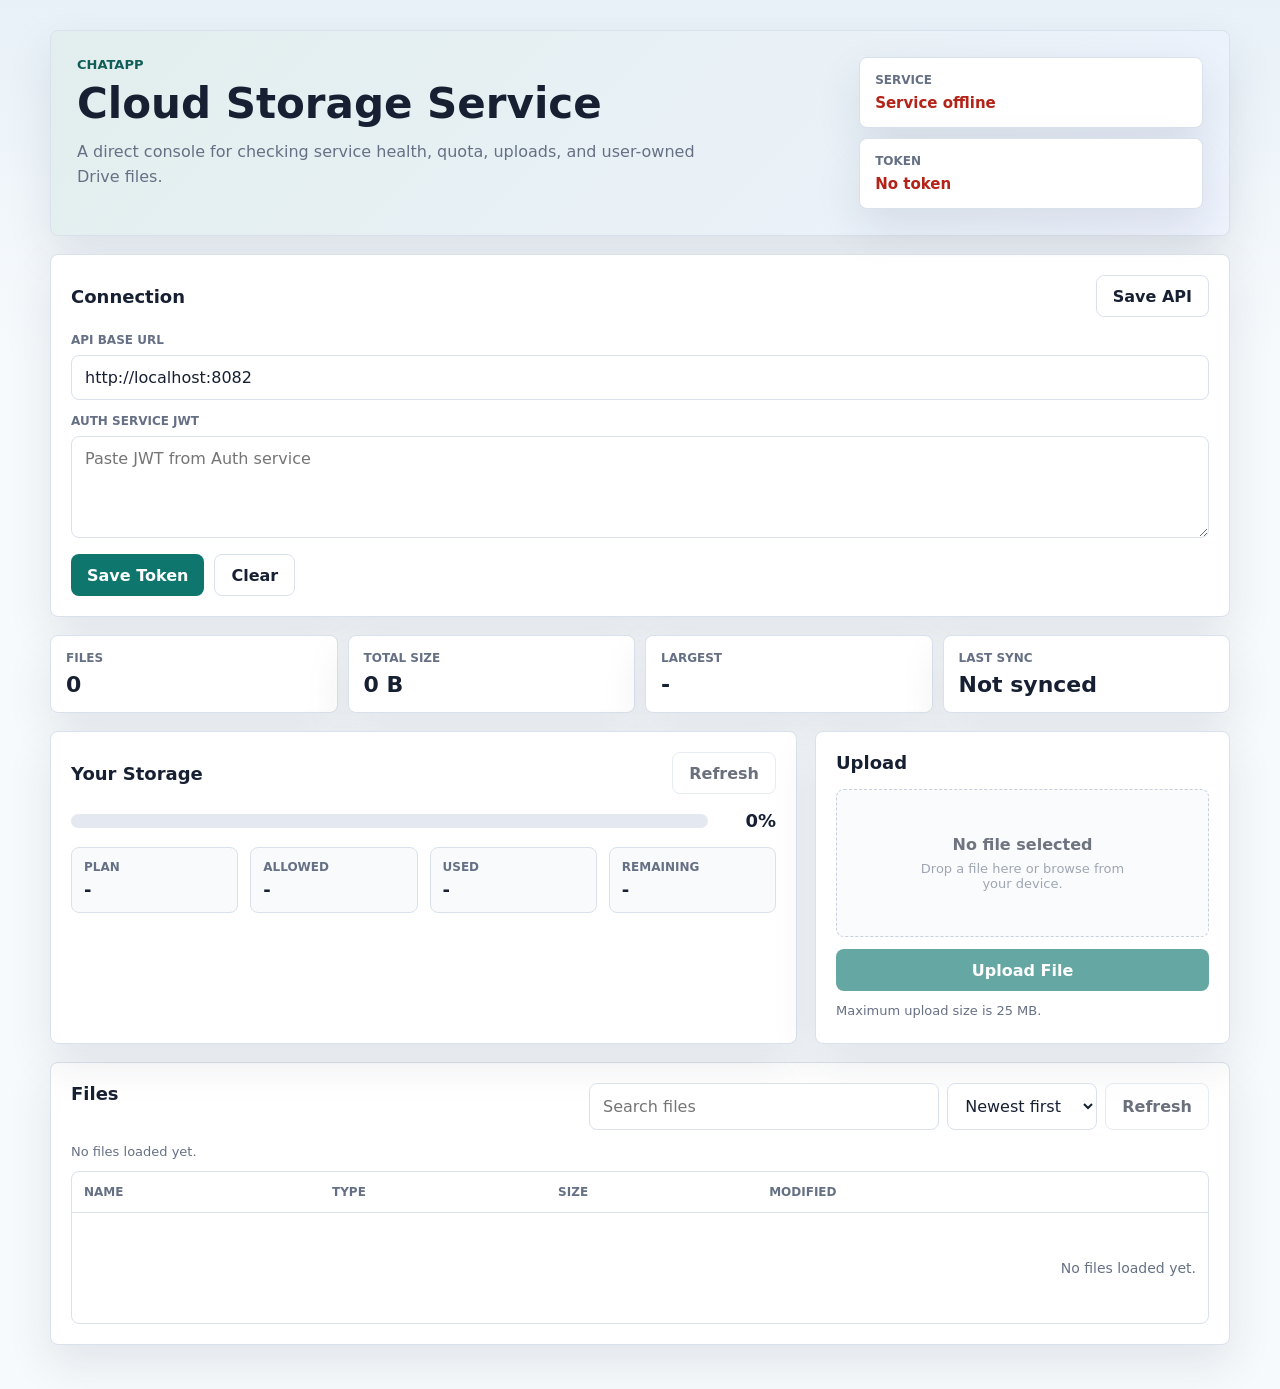
<file: services/CloudStorageService/frontend/index.html>
<!doctype html>
<html lang="en">
  <head>
    <meta charset="utf-8" />
    <meta name="viewport" content="width=device-width, initial-scale=1" />
    <title>Cloud Storage Service</title>
    <link rel="stylesheet" href="./styles.css" />
  </head>
  <body>
    <main class="shell">
      <section class="hero-panel">
        <div>
          <p class="eyebrow">ChatApp</p>
          <h1>Cloud Storage Service</h1>
          <p class="subtitle">A direct console for checking service health, quota, uploads, and user-owned Drive files.</p>
        </div>
        <div class="hero-status">
          <div class="status-card">
            <span>Service</span>
            <strong class="status" id="serviceStatus">Checking...</strong>
          </div>
          <div class="status-card">
            <span>Token</span>
            <strong class="status" id="tokenStatus">No token</strong>
          </div>
        </div>
      </section>

      <section class="panel auth-panel">
        <div class="section-heading">
          <h2>Connection</h2>
          <button id="saveApiButton" class="secondary" type="button">Save API</button>
        </div>
        <label for="apiBase">API base URL</label>
        <div class="row">
          <input id="apiBase" value="http://localhost:8082" />
        </div>

        <label for="jwtToken">Auth service JWT</label>
        <textarea id="jwtToken" rows="4" placeholder="Paste JWT from Auth service"></textarea>
        <div class="actions">
          <button id="saveTokenButton" type="button">Save Token</button>
          <button id="clearTokenButton" class="secondary" type="button">Clear</button>
        </div>
      </section>

      <section class="metrics-grid" aria-label="File overview">
        <div class="metric-card">
          <span>Files</span>
          <strong id="fileCount">0</strong>
        </div>
        <div class="metric-card">
          <span>Total Size</span>
          <strong id="totalFileSize">0 B</strong>
        </div>
        <div class="metric-card">
          <span>Largest</span>
          <strong id="largestFile">-</strong>
        </div>
        <div class="metric-card">
          <span>Last Sync</span>
          <strong id="lastSync">Not synced</strong>
        </div>
      </section>

      <section class="grid">
        <div class="panel quota-panel">
          <div class="section-heading">
            <h2>Your Storage</h2>
            <button id="refreshQuotaButton" class="secondary" type="button">Refresh</button>
          </div>
          <div class="meter-row">
            <div class="meter">
              <div id="quotaBar"></div>
            </div>
            <strong id="quotaPercent" class="quota-percent">0%</strong>
          </div>
          <div class="quota-grid">
            <div>
              <span>Plan</span>
              <strong id="quotaPlan">-</strong>
            </div>
            <div>
              <span>Allowed</span>
              <strong id="quotaTotal">-</strong>
            </div>
            <div>
              <span>Used</span>
              <strong id="quotaUsed">-</strong>
            </div>
            <div>
              <span>Remaining</span>
              <strong id="quotaDrive">-</strong>
            </div>
          </div>
        </div>

        <div class="panel upload-panel">
          <div class="section-heading">
            <h2>Upload</h2>
          </div>
          <div id="dropZone" class="drop-zone" tabindex="0" role="button" aria-label="Choose a file to upload">
            <input id="fileInput" type="file" />
            <div class="drop-zone__copy">
              <strong id="selectedFileName">No file selected</strong>
              <span id="selectedFileMeta">Drop a file here or browse from your device.</span>
            </div>
          </div>
          <button id="uploadButton" type="button">Upload File</button>
          <p class="hint" id="uploadHint">Maximum upload size is 25 MB.</p>
        </div>
      </section>

      <section class="panel files-panel">
        <div class="section-heading files-heading">
          <h2>Files</h2>
          <div class="files-toolbar">
            <label class="visually-hidden" for="fileSearchInput">Search files</label>
            <input id="fileSearchInput" class="search-input" type="search" placeholder="Search files" />
            <label class="visually-hidden" for="fileSortSelect">Sort files</label>
            <select id="fileSortSelect" class="sort-select">
              <option value="modified-desc">Newest first</option>
              <option value="name-asc">Name A-Z</option>
              <option value="size-desc">Largest first</option>
              <option value="type-asc">Type A-Z</option>
            </select>
            <button id="refreshFilesButton" class="secondary" type="button">Refresh</button>
          </div>
        </div>
        <div id="fileSummary" class="file-summary">No files loaded yet.</div>
        <div class="table-wrap">
          <table>
            <thead>
              <tr>
                <th>Name</th>
                <th>Type</th>
                <th>Size</th>
                <th>Modified</th>
                <th></th>
              </tr>
            </thead>
            <tbody id="filesBody">
              <tr>
                <td colspan="5" class="empty">No files loaded yet.</td>
              </tr>
            </tbody>
          </table>
        </div>
      </section>

      <div id="toast" class="toast" hidden></div>
    </main>

    <script src="./app.js"></script>
  </body>
</html>
</file>
<file: services/CloudStorageService/frontend/styles.css>
:root {
  color-scheme: light;
  --bg: #eef3f8;
  --panel: #ffffff;
  --panel-soft: #f8fafc;
  --text: #172033;
  --muted: #667085;
  --line: #d9e2ec;
  --primary: #0f766e;
  --primary-dark: #115e59;
  --accent: #2563eb;
  --warning: #b45309;
  --danger: #b42318;
  --shadow: 0 18px 45px rgba(32, 44, 68, 0.1);
}

* {
  box-sizing: border-box;
}

body {
  margin: 0;
  min-height: 100vh;
  background:
    linear-gradient(180deg, #e8f1f8 0, #f7fafc 360px),
    var(--bg);
  color: var(--text);
  font-family:
    Inter, ui-sans-serif, system-ui, -apple-system, BlinkMacSystemFont, "Segoe UI",
    sans-serif;
}

button,
input,
textarea,
select {
  font: inherit;
}

.shell {
  width: min(1180px, calc(100% - 32px));
  margin: 0 auto;
  padding: 30px 0 44px;
}

.hero-panel {
  display: grid;
  grid-template-columns: minmax(0, 1fr) minmax(280px, 0.45fr);
  gap: 18px;
  align-items: stretch;
  margin-bottom: 18px;
  border: 1px solid var(--line);
  border-radius: 8px;
  background:
    linear-gradient(135deg, rgba(15, 118, 110, 0.12), rgba(37, 99, 235, 0.08)),
    var(--panel);
  padding: 26px;
  box-shadow: var(--shadow);
}

.eyebrow {
  margin: 0 0 10px;
  color: var(--primary-dark);
  font-size: 13px;
  font-weight: 800;
  letter-spacing: 0;
  text-transform: uppercase;
}

h1,
h2 {
  margin: 0;
  letter-spacing: 0;
}

h1 {
  font-size: 42px;
  line-height: 1.05;
}

h2 {
  font-size: 18px;
}

.subtitle {
  max-width: 660px;
  margin: 14px 0 0;
  color: var(--muted);
  line-height: 1.55;
}

.hero-status,
.metrics-grid {
  display: grid;
  gap: 10px;
}

.hero-status {
  align-content: stretch;
}

.metrics-grid {
  grid-template-columns: repeat(4, minmax(0, 1fr));
  margin-bottom: 18px;
}

.status-card,
.metric-card,
.panel {
  border: 1px solid var(--line);
  border-radius: 8px;
  background: var(--panel);
  box-shadow: var(--shadow);
}

.status-card,
.metric-card {
  min-width: 0;
  padding: 15px;
}

.status-card span,
.metric-card span,
.quota-grid span,
label {
  display: block;
  color: var(--muted);
  font-size: 12px;
  font-weight: 800;
  letter-spacing: 0;
  text-transform: uppercase;
}

.status-card strong,
.metric-card strong {
  display: block;
  margin-top: 7px;
  overflow-wrap: anywhere;
}

.metric-card strong {
  font-size: 22px;
}

.status {
  color: var(--muted);
  font-size: 15px;
}

.status.ok {
  color: var(--primary-dark);
}

.status.bad {
  color: var(--danger);
}

.status.ready {
  color: var(--accent);
}

.panel {
  padding: 20px;
}

.auth-panel {
  margin-bottom: 18px;
}

label {
  margin: 14px 0 8px;
}

input,
textarea,
select {
  width: 100%;
  border: 1px solid var(--line);
  border-radius: 8px;
  background: #fff;
  color: var(--text);
  outline: none;
  padding: 12px 13px;
}

textarea {
  resize: vertical;
}

input:focus,
textarea:focus,
select:focus {
  border-color: var(--primary);
  box-shadow: 0 0 0 3px rgba(15, 118, 110, 0.14);
}

.row,
.actions,
.section-heading {
  display: flex;
  align-items: center;
  gap: 10px;
}

.row {
  margin-bottom: 4px;
}

.actions {
  margin-top: 12px;
}

.section-heading {
  justify-content: space-between;
  margin-bottom: 16px;
}

button {
  min-height: 42px;
  border: 0;
  border-radius: 8px;
  background: var(--primary);
  color: #fff;
  cursor: pointer;
  font-weight: 800;
  padding: 0 16px;
  white-space: nowrap;
}

button:hover {
  background: var(--primary-dark);
}

button:disabled {
  cursor: wait;
  opacity: 0.64;
}

button.secondary {
  border: 1px solid var(--line);
  background: #fff;
  color: var(--text);
}

button.secondary:hover {
  background: #f8fafc;
}

button.danger {
  background: var(--danger);
}

.grid {
  display: grid;
  grid-template-columns: minmax(0, 1.35fr) minmax(300px, 0.75fr);
  gap: 18px;
  margin-bottom: 18px;
}

.meter-row {
  display: grid;
  grid-template-columns: minmax(0, 1fr) auto;
  align-items: center;
  gap: 14px;
}

.meter {
  height: 14px;
  overflow: hidden;
  border-radius: 999px;
  background: #e4e9f1;
}

.meter div {
  width: 0%;
  height: 100%;
  border-radius: inherit;
  background: linear-gradient(135deg, var(--primary), var(--accent));
  transition: width 180ms ease, background 180ms ease;
}

.meter div.warning {
  background: linear-gradient(135deg, #f59e0b, #f97316);
}

.meter div.danger {
  background: linear-gradient(135deg, #ef4444, #b42318);
}

.quota-percent {
  min-width: 54px;
  color: var(--text);
  font-size: 18px;
  text-align: right;
}

.quota-grid {
  display: grid;
  grid-template-columns: repeat(4, minmax(0, 1fr));
  gap: 12px;
  margin-top: 16px;
}

.quota-grid div {
  border: 1px solid var(--line);
  border-radius: 8px;
  background: var(--panel-soft);
  padding: 12px;
}

.quota-grid strong {
  display: block;
  margin-top: 5px;
  overflow-wrap: anywhere;
  font-size: 18px;
}

.drop-zone {
  position: relative;
  display: grid;
  min-height: 148px;
  margin-bottom: 12px;
  place-items: center;
  border: 1px dashed #a5b4c7;
  border-radius: 8px;
  background: var(--panel-soft);
  color: var(--text);
  text-align: center;
  transition: border-color 160ms ease, background 160ms ease, transform 160ms ease;
}

.drop-zone:hover,
.drop-zone.drag-over,
.drop-zone:focus-visible {
  border-color: var(--primary);
  background: #eefaf8;
  outline: none;
}

.drop-zone.drag-over {
  transform: translateY(-1px);
}

.drop-zone.file-too-large {
  border-color: #d92d20;
  background: #fff1f3;
}

.drop-zone.disabled {
  opacity: 0.62;
  pointer-events: none;
}

.drop-zone input {
  position: absolute;
  inset: 0;
  width: 100%;
  min-width: 0;
  height: 100%;
  opacity: 0;
  cursor: pointer;
}

.drop-zone__copy {
  display: grid;
  gap: 7px;
  max-width: 260px;
  padding: 16px;
  pointer-events: none;
}

.drop-zone__copy strong {
  overflow-wrap: anywhere;
}

.drop-zone__copy span,
.hint,
.file-summary {
  color: var(--muted);
  font-size: 13px;
}

.upload-panel > button {
  width: 100%;
}

.hint {
  min-height: 20px;
  margin: 12px 0 0;
}

.files-heading {
  align-items: flex-start;
  flex-wrap: wrap;
}

.files-toolbar {
  display: flex;
  justify-content: flex-end;
  gap: 8px;
  width: min(620px, 100%);
}

.search-input {
  flex: 1;
  min-width: 180px;
}

.sort-select {
  width: auto;
  min-width: 150px;
}

.file-summary {
  margin: -2px 0 12px;
}

.table-wrap {
  overflow-x: auto;
  border: 1px solid var(--line);
  border-radius: 8px;
}

table {
  width: 100%;
  border-collapse: collapse;
}

th,
td {
  border-bottom: 1px solid var(--line);
  padding: 13px 12px;
  text-align: left;
  vertical-align: middle;
}

tbody tr:last-child td {
  border-bottom: 0;
}

tbody tr:hover {
  background: #f8fafc;
}

th {
  color: var(--muted);
  font-size: 12px;
  text-transform: uppercase;
}

td {
  font-size: 14px;
}

td:last-child,
th:last-child {
  text-align: right;
}

.file-name {
  max-width: 360px;
  overflow-wrap: anywhere;
  color: #1d4ed8;
  font-weight: 800;
}

.type-pill {
  display: inline-flex;
  max-width: 240px;
  align-items: center;
  border: 1px solid var(--line);
  border-radius: 999px;
  background: var(--panel-soft);
  color: #475467;
  font-size: 12px;
  font-weight: 800;
  padding: 6px 9px;
  white-space: nowrap;
}

.file-actions {
  display: inline-flex;
  gap: 8px;
}

.file-actions button {
  min-height: 34px;
  padding: 0 10px;
}

.empty {
  height: 110px;
  color: var(--muted);
  text-align: center;
}

.toast {
  position: fixed;
  right: 20px;
  bottom: 20px;
  max-width: min(420px, calc(100vw - 40px));
  border-radius: 8px;
  background: #172033;
  color: #fff;
  padding: 13px 15px;
  box-shadow: var(--shadow);
}

.visually-hidden {
  position: absolute;
  width: 1px;
  height: 1px;
  overflow: hidden;
  clip: rect(0, 0, 0, 0);
  white-space: nowrap;
  clip-path: inset(50%);
}

@media (max-width: 900px) {
  .hero-panel,
  .grid,
  .metrics-grid,
  .quota-grid {
    grid-template-columns: 1fr;
  }

  .files-toolbar {
    width: 100%;
  }
}

@media (max-width: 700px) {
  .shell {
    width: min(100% - 20px, 1120px);
    padding: 20px 0 30px;
  }

  .hero-panel,
  .panel {
    padding: 18px;
  }

  .row,
  .actions,
  .section-heading,
  .files-toolbar {
    align-items: stretch;
    flex-direction: column;
  }

  .sort-select {
    width: 100%;
  }

  h1 {
    font-size: 32px;
  }

  td:last-child,
  th:last-child {
    text-align: left;
  }

  .file-actions {
    display: grid;
    grid-template-columns: 1fr;
  }
}
</file>
